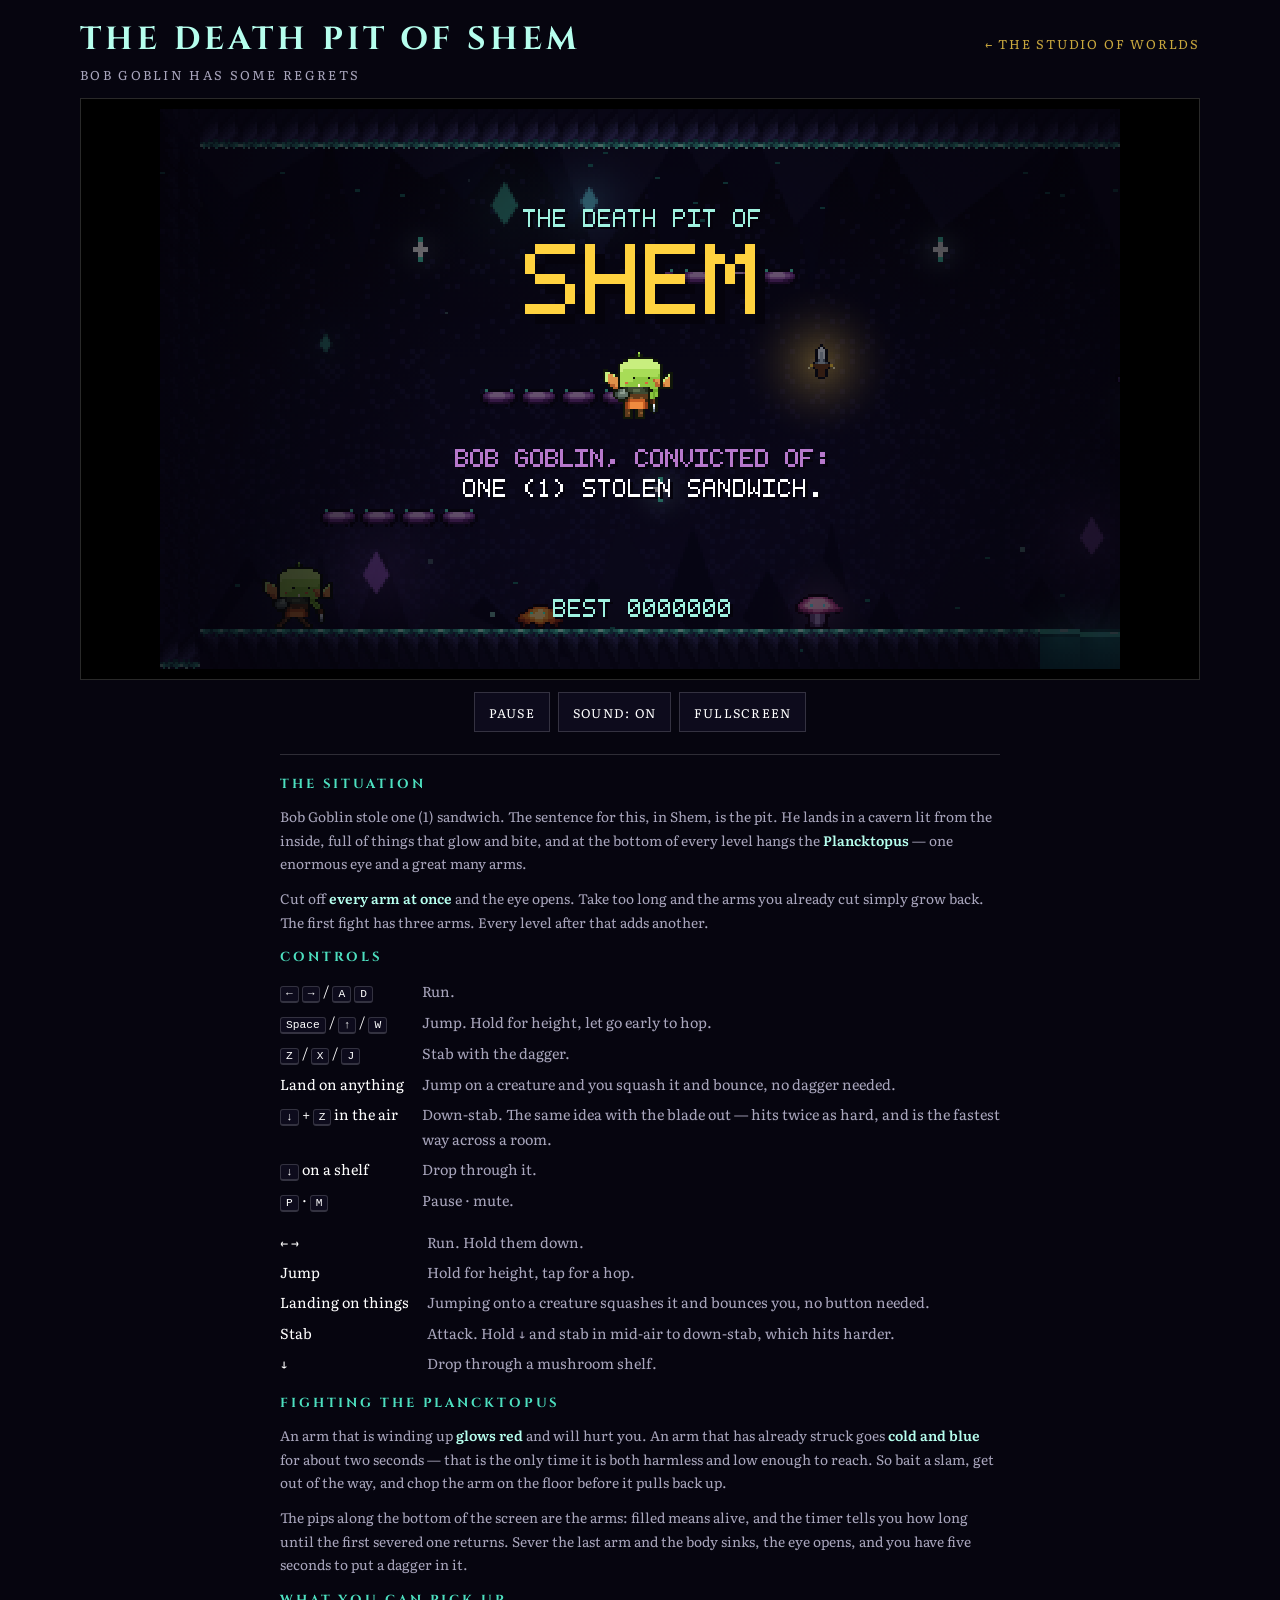
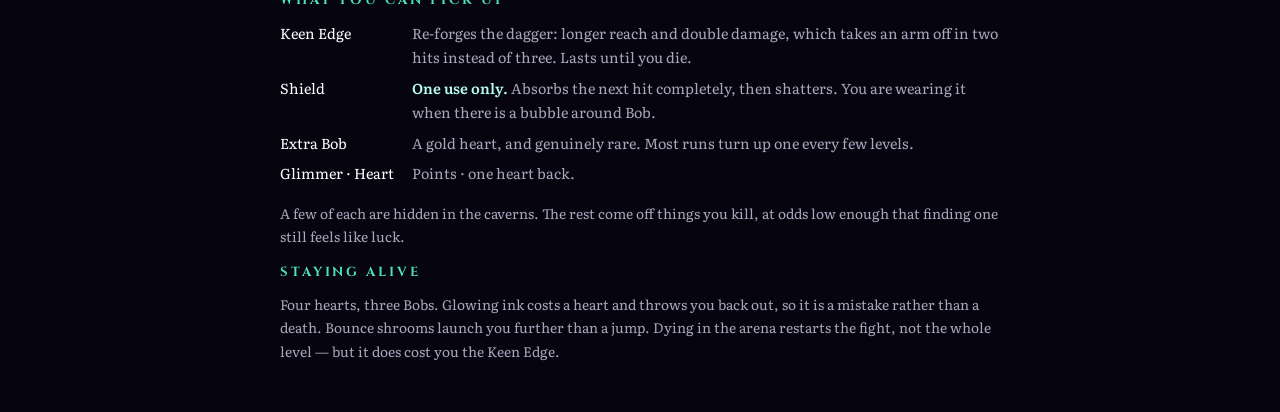
<file: games/deathpit/index.html>
<!DOCTYPE html>
<html lang="en">
<head>
<meta charset="UTF-8" />
<meta name="viewport" content="width=device-width, initial-scale=1.0, viewport-fit=cover" />
<title>The Death Pit of Shem — Bob Goblin vs the Plancktopus | The Studio of Worlds</title>
<meta name="description" content="A free 16-bit browser platformer from The Studio of Worlds. Bob Goblin is thrown into a bioluminescent cavern and must sever every arm of the Plancktopus before the first one grows back." />
<link rel="icon" href="../../assets/images/favicon-32.png" sizes="32x32" type="image/png" />
<link rel="icon" href="../../assets/images/favicon-16.png" sizes="16x16" type="image/png" />
<link rel="apple-touch-icon" href="../../assets/images/favicon-180.png" />
<link rel="canonical" href="https://studioofworlds.com/games/deathpit/" />
<meta property="og:type" content="website" />
<meta property="og:site_name" content="The Studio of Worlds" />
<meta property="og:title" content="The Death Pit of Shem" />
<meta property="og:description" content="A free 16-bit browser platformer. Bob Goblin, one stolen sandwich, and a one-eyed monster with far too many arms." />
<meta property="og:url" content="https://studioofworlds.com/games/deathpit/" />
<meta name="twitter:card" content="summary_large_image" />
<link rel="preconnect" href="https://fonts.googleapis.com" />
<link rel="preconnect" href="https://fonts.gstatic.com" crossorigin />
<link href="https://fonts.googleapis.com/css2?family=Cinzel:wght@500;600;700&family=Literata:opsz,wght@7..72,400;7..72,600&display=swap" rel="stylesheet" />
<link rel="stylesheet" href="game.css" />
</head>
<body>

<div class="wrap">

  <div class="top">
    <div>
      <h1 class="title">The Death Pit of Shem</h1>
      <p class="subtitle">Bob Goblin has some regrets</p>
    </div>
    <a class="back" href="../../">&larr; The Studio of Worlds</a>
  </div>

  <div id="stage">
    <div id="loading">Digging the pit&hellip;</div>
    <canvas id="screen" width="384" height="224" tabindex="0"
            aria-label="The Death Pit of Shem, a platform game. Move with the arrow keys, jump with the space bar, and attack with Z."></canvas>
  </div>

  <div class="bar pad">
    <button type="button" class="hold go" data-hold="left" aria-label="Move left">&larr;</button>
    <button type="button" class="hold go" data-hold="right" aria-label="Move right">&rarr;</button>
    <button type="button" class="hold go" data-hold="down" aria-label="Crouch or drop through a platform">&darr;</button>
    <button type="button" class="hold hit" data-hold="jump" aria-label="Jump">Jump</button>
    <button type="button" class="hold hit" data-hold="attack" aria-label="Attack">Stab</button>
  </div>

  <div class="bar">
    <button type="button" id="btn-pause">Pause</button>
    <button type="button" id="btn-sound" aria-pressed="true">Sound: on</button>
    <button type="button" id="btn-full">Fullscreen</button>
  </div>

  <div class="help">
    <h2>The situation</h2>
    <p class="note">
      Bob Goblin stole one (1) sandwich. The sentence for this, in Shem, is the pit.
      He lands in a cavern lit from the inside, full of things that glow and bite, and at
      the bottom of every level hangs the <strong>Plancktopus</strong> &mdash; one enormous
      eye and a great many arms.
    </p>
    <p class="note">
      Cut off <strong>every arm at once</strong> and the eye opens. Take too long and the
      arms you already cut simply grow back. The first fight has three arms.
      Every level after that adds another.
    </p>

    <h2>Controls</h2>

    <dl class="key-only">
      <dt><kbd>&larr;</kbd> <kbd>&rarr;</kbd> / <kbd>A</kbd> <kbd>D</kbd></dt>
      <dd>Run.</dd>
      <dt><kbd>Space</kbd> / <kbd>&uarr;</kbd> / <kbd>W</kbd></dt>
      <dd>Jump. Hold for height, let go early to hop.</dd>
      <dt><kbd>Z</kbd> / <kbd>X</kbd> / <kbd>J</kbd></dt>
      <dd>Stab with the dagger.</dd>
      <dt>Land on anything</dt>
      <dd>Jump on a creature and you squash it and bounce, no dagger needed.</dd>
      <dt><kbd>&darr;</kbd> + <kbd>Z</kbd> in the air</dt>
      <dd>Down-stab. The same idea with the blade out &mdash; hits twice as hard, and is
          the fastest way across a room.</dd>
      <dt><kbd>&darr;</kbd> on a shelf</dt>
      <dd>Drop through it.</dd>
      <dt><kbd>P</kbd> &middot; <kbd>M</kbd></dt>
      <dd>Pause &middot; mute.</dd>
    </dl>

    <dl class="touch-only">
      <dt>&larr; &rarr;</dt>
      <dd>Run. Hold them down.</dd>
      <dt>Jump</dt>
      <dd>Hold for height, tap for a hop.</dd>
      <dt>Landing on things</dt>
      <dd>Jumping onto a creature squashes it and bounces you, no button needed.</dd>
      <dt>Stab</dt>
      <dd>Attack. Hold &darr; and stab in mid-air to down-stab, which hits harder.</dd>
      <dt>&darr;</dt>
      <dd>Drop through a mushroom shelf.</dd>
    </dl>

    <h2>Fighting the Plancktopus</h2>
    <p class="note">
      An arm that is winding up <strong>glows red</strong> and will hurt you. An arm that
      has already struck goes <strong>cold and blue</strong> for about two seconds &mdash;
      that is the only time it is both harmless and low enough to reach. So bait a slam,
      get out of the way, and chop the arm on the floor before it pulls back up.
    </p>
    <p class="note">
      The pips along the bottom of the screen are the arms: filled means alive, and the
      timer tells you how long until the first severed one returns. Sever the last arm and
      the body sinks, the eye opens, and you have five seconds to put a dagger in it.
    </p>

    <h2>What you can pick up</h2>
    <dl>
      <dt>Keen Edge</dt>
      <dd>Re-forges the dagger: longer reach and double damage, which takes an arm off in
          two hits instead of three. Lasts until you die.</dd>
      <dt>Shield</dt>
      <dd><strong>One use only.</strong> Absorbs the next hit completely, then shatters.
          You are wearing it when there is a bubble around Bob.</dd>
      <dt>Extra Bob</dt>
      <dd>A gold heart, and genuinely rare. Most runs turn up one every few levels.</dd>
      <dt>Glimmer &middot; Heart</dt>
      <dd>Points &middot; one heart back.</dd>
    </dl>
    <p class="note">
      A few of each are hidden in the caverns. The rest come off things you kill, at odds
      low enough that finding one still feels like luck.
    </p>

    <h2>Staying alive</h2>
    <p class="note">
      Four hearts, three Bobs. Glowing ink costs a heart and throws you back out, so it is
      a mistake rather than a death. Bounce shrooms launch you further than a jump.
      Dying in the arena restarts the fight, not the whole level &mdash; but it does cost
      you the Keen Edge.
    </p>
  </div>

</div>

<script src="sprites.js"></script>
<script src="audio.js"></script>
<script src="game.js"></script>
</body>
</html>
</file>
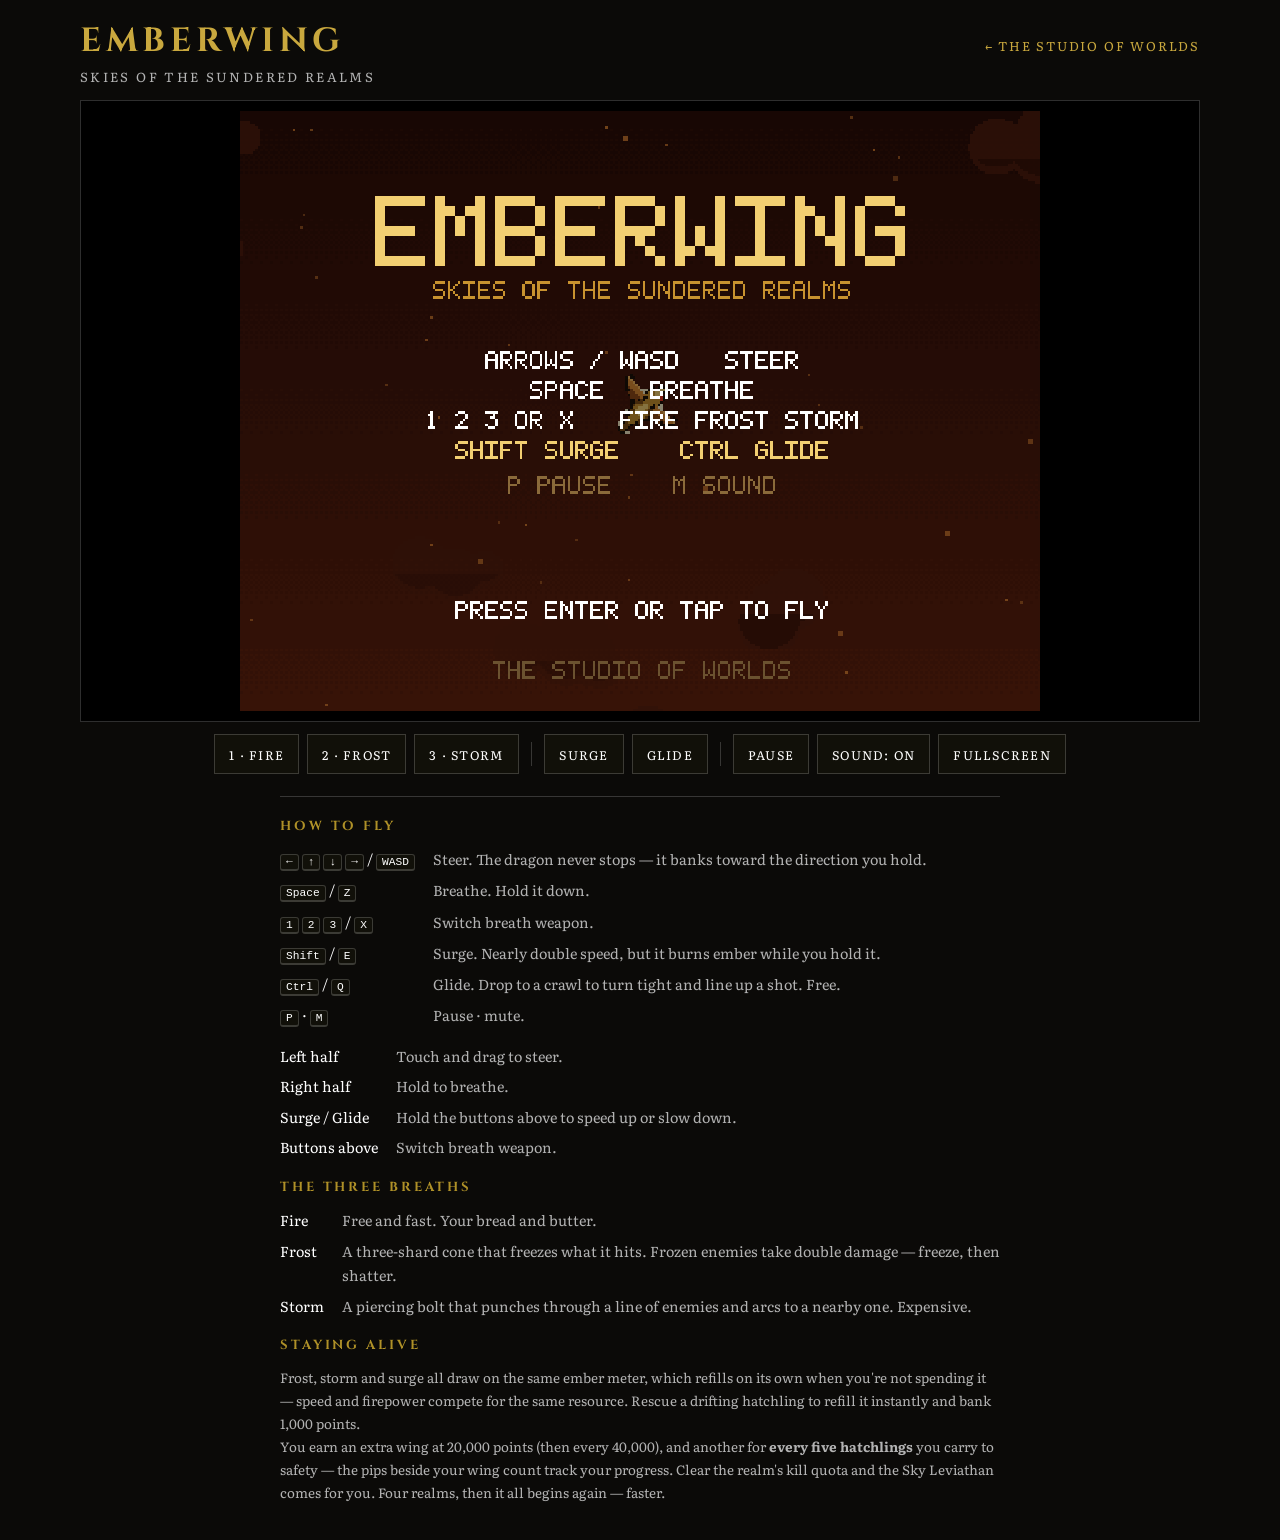
<file: games/emberwing/index.html>
<!DOCTYPE html>
<html lang="en">
<head>
<meta charset="UTF-8" />
<meta name="viewport" content="width=device-width, initial-scale=1.0, viewport-fit=cover" />
<title>Emberwing — Skies of the Sundered Realms | The Studio of Worlds</title>
<meta name="description" content="Emberwing is a free browser arcade shooter from The Studio of Worlds. Fly a dragon through four realms with fire, frost and storm breath." />
<link rel="icon" href="../../assets/images/favicon-32.png" sizes="32x32" type="image/png" />
<link rel="icon" href="../../assets/images/favicon-16.png" sizes="16x16" type="image/png" />
<link rel="apple-touch-icon" href="../../assets/images/favicon-180.png" />
<link rel="canonical" href="https://studioofworlds.com/games/emberwing/" />
<meta property="og:type" content="website" />
<meta property="og:site_name" content="The Studio of Worlds" />
<meta property="og:title" content="Emberwing — Skies of the Sundered Realms" />
<meta property="og:description" content="A free browser arcade shooter. Fly a dragon through four realms with fire, frost and storm breath." />
<meta property="og:url" content="https://studioofworlds.com/games/emberwing/" />
<meta name="twitter:card" content="summary_large_image" />
<link rel="preconnect" href="https://fonts.googleapis.com" />
<link rel="preconnect" href="https://fonts.gstatic.com" crossorigin />
<link href="https://fonts.googleapis.com/css2?family=Cinzel:wght@500;600;700&family=Literata:opsz,wght@7..72,400;7..72,600&display=swap" rel="stylesheet" />
<link rel="stylesheet" href="game.css" />
</head>
<body>

<div class="wrap">

  <div class="top">
    <div>
      <h1 class="title">Emberwing</h1>
      <p class="subtitle">Skies of the Sundered Realms</p>
    </div>
    <a class="back" href="../../">&larr; The Studio of Worlds</a>
  </div>

  <div id="stage">
    <div id="loading">Waking the wyrm&hellip;</div>
    <canvas id="screen" width="320" height="240" tabindex="0"
            aria-label="Emberwing arcade game. Steer with the arrow keys, breathe fire with the space bar."></canvas>
  </div>

  <div class="bar">
    <button type="button" class="weapon-fire" data-weapon="0" aria-pressed="true">1 &middot; Fire</button>
    <button type="button" class="weapon-frost" data-weapon="1" aria-pressed="false">2 &middot; Frost</button>
    <button type="button" class="weapon-storm" data-weapon="2" aria-pressed="false">3 &middot; Storm</button>
    <span class="sep" aria-hidden="true"></span>
    <button type="button" class="hold" data-hold="surge">Surge</button>
    <button type="button" class="hold" data-hold="glide">Glide</button>
    <span class="sep" aria-hidden="true"></span>
    <button type="button" id="btn-pause">Pause</button>
    <button type="button" id="btn-sound" aria-pressed="true">Sound: on</button>
    <button type="button" id="btn-full">Fullscreen</button>
  </div>

  <div class="help">
    <h2>How to fly</h2>

    <dl class="key-only">
      <dt><kbd>&larr;</kbd> <kbd>&uarr;</kbd> <kbd>&darr;</kbd> <kbd>&rarr;</kbd> / <kbd>WASD</kbd></dt>
      <dd>Steer. The dragon never stops — it banks toward the direction you hold.</dd>
      <dt><kbd>Space</kbd> / <kbd>Z</kbd></dt>
      <dd>Breathe. Hold it down.</dd>
      <dt><kbd>1</kbd> <kbd>2</kbd> <kbd>3</kbd> / <kbd>X</kbd></dt>
      <dd>Switch breath weapon.</dd>
      <dt><kbd>Shift</kbd> / <kbd>E</kbd></dt>
      <dd>Surge. Nearly double speed, but it burns ember while you hold it.</dd>
      <dt><kbd>Ctrl</kbd> / <kbd>Q</kbd></dt>
      <dd>Glide. Drop to a crawl to turn tight and line up a shot. Free.</dd>
      <dt><kbd>P</kbd> &middot; <kbd>M</kbd></dt>
      <dd>Pause &middot; mute.</dd>
    </dl>

    <dl class="touch-only">
      <dt>Left half</dt>
      <dd>Touch and drag to steer.</dd>
      <dt>Right half</dt>
      <dd>Hold to breathe.</dd>
      <dt>Surge / Glide</dt>
      <dd>Hold the buttons above to speed up or slow down.</dd>
      <dt>Buttons above</dt>
      <dd>Switch breath weapon.</dd>
    </dl>

    <h2>The three breaths</h2>
    <dl>
      <dt>Fire</dt>
      <dd>Free and fast. Your bread and butter.</dd>
      <dt>Frost</dt>
      <dd>A three-shard cone that freezes what it hits. Frozen enemies take double damage — freeze, then shatter.</dd>
      <dt>Storm</dt>
      <dd>A piercing bolt that punches through a line of enemies and arcs to a nearby one. Expensive.</dd>
    </dl>

    <h2>Staying alive</h2>
    <p class="note">
      Frost, storm and surge all draw on the same ember meter, which refills on its own when
      you're not spending it &mdash; speed and firepower compete for the same resource.
      Rescue a drifting hatchling to refill it instantly and bank 1,000 points.
    </p>
    <p class="note">
      You earn an extra wing at 20,000 points (then every 40,000), and another for
      <strong>every five hatchlings</strong> you carry to safety &mdash; the pips beside your
      wing count track your progress. Clear the realm's kill quota and the Sky Leviathan comes
      for you. Four realms, then it all begins again &mdash; faster.
    </p>
  </div>

</div>

<script src="sprites.js"></script>
<script src="audio.js"></script>
<script src="game.js"></script>
</body>
</html>
</file>
<file: games/deathpit/game.css>
:root {
  --bg: #06050f;
  --bg-alt: #0d0b1c;
  --ink: #ffffff;
  --ink-dim: #a9a6bd;
  --gold: #af9128;
  --gold-bright: #c9a83e;
  --glow: #4de0c0;
  --glow-bright: #b6ffee;
  --violet: #b678cb;
  --line: color-mix(in srgb, var(--ink) 16%, transparent);
  --serif: 'Cinzel', serif;
  --sans: 'Literata', Georgia, 'Times New Roman', serif;
}

* { box-sizing: border-box; }

html, body {
  margin: 0;
  background: var(--bg);
  color: var(--ink);
  font-family: var(--sans);
  -webkit-font-smoothing: antialiased;
  overscroll-behavior: none;
}

a { color: var(--gold-bright); text-decoration: none; }
a:hover { text-decoration: underline; }

.wrap {
  max-width: 1160px;
  margin: 0 auto;
  padding: 18px 20px 40px;
}

/* ---------- header ---------- */
.top {
  display: flex;
  align-items: baseline;
  justify-content: space-between;
  gap: 16px;
  flex-wrap: wrap;
  margin-bottom: 14px;
}

.title {
  font-family: var(--serif);
  font-weight: 700;
  font-size: clamp(1.3rem, 3.2vw, 2rem);
  letter-spacing: 0.13em;
  margin: 0;
  color: var(--glow-bright);
  text-transform: uppercase;
}

.subtitle {
  font-size: 0.8rem;
  letter-spacing: 0.18em;
  text-transform: uppercase;
  color: var(--ink-dim);
  margin: 4px 0 0;
}

.back {
  font-size: 0.8rem;
  letter-spacing: 0.14em;
  text-transform: uppercase;
  white-space: nowrap;
}

/* ---------- stage ---------- */
#stage {
  position: relative;
  display: flex;
  align-items: center;
  justify-content: center;
  background: #000;
  border: 1px solid var(--line);
  padding: 10px;
  min-height: 200px;
}

#stage:fullscreen { padding: 0; border: 0; }

#screen {
  display: block;
  image-rendering: pixelated;
  image-rendering: crisp-edges;
  background: #000;
  touch-action: none;
  outline: none;
  cursor: crosshair;
}

#screen:focus-visible { outline: 2px solid var(--glow); outline-offset: 3px; }

#loading {
  position: absolute;
  inset: 0;
  display: grid;
  place-items: center;
  font-family: var(--serif);
  letter-spacing: 0.3em;
  text-transform: uppercase;
  font-size: 0.8rem;
  color: var(--glow);
}

/* ---------- control bar ---------- */
.bar {
  display: flex;
  flex-wrap: wrap;
  gap: 8px;
  align-items: center;
  justify-content: center;
  margin-top: 12px;
}

.bar button {
  font-family: var(--sans);
  font-size: 0.78rem;
  letter-spacing: 0.1em;
  text-transform: uppercase;
  color: var(--ink);
  background: var(--bg-alt);
  border: 1px solid var(--line);
  padding: 9px 14px;
  cursor: pointer;
  transition: border-color 0.15s ease, color 0.15s ease, background 0.15s ease;
  touch-action: manipulation;
  min-height: 40px;
}

.bar button:hover { border-color: var(--glow); color: var(--glow-bright); }

.bar button.is-active {
  border-color: var(--glow-bright);
  background: var(--glow-bright);
  color: #05100d;
  font-weight: 600;
}

.bar .sep {
  width: 1px;
  height: 24px;
  background: var(--line);
  margin: 0 4px;
}

/* Hold-to-act buttons must never linger in a pressed look after release. */
.bar button.hold { user-select: none; -webkit-user-select: none; }

/* The touch pad is the only way to play on a phone, so it is sized for
   thumbs and only appears where there is no keyboard to use instead. */
.pad { display: none; }

.pad button {
  font-size: 1rem;
  min-width: 60px;
  min-height: 52px;
  padding: 10px 16px;
}

.pad .go { border-color: color-mix(in srgb, var(--glow) 55%, transparent); }
.pad .go.is-active { background: var(--glow); border-color: var(--glow); }
.pad .hit { border-color: color-mix(in srgb, var(--violet) 60%, transparent); }
.pad .hit.is-active { background: var(--violet); border-color: var(--violet); }

/* ---------- help ---------- */
.help {
  margin: 22px auto 0;
  max-width: 720px;
  border-top: 1px solid var(--line);
  padding-top: 18px;
  color: var(--ink-dim);
  font-size: 0.9rem;
  line-height: 1.7;
}

.help h2 {
  font-family: var(--serif);
  font-size: 0.82rem;
  letter-spacing: 0.22em;
  text-transform: uppercase;
  color: var(--glow);
  margin: 0 0 10px;
}

.help h2 + p { margin-top: 0; }

.help dl {
  display: grid;
  grid-template-columns: max-content 1fr;
  gap: 6px 18px;
  margin: 0 0 16px;
}

.help dt {
  color: var(--ink);
  font-variant-numeric: tabular-nums;
  white-space: nowrap;
}

.help dd { margin: 0; }

.help .note { margin: 0 0 12px; font-size: 0.86rem; }

.help strong { color: var(--glow-bright); font-weight: 600; }

kbd {
  font-family: ui-monospace, SFMono-Regular, Menlo, monospace;
  font-size: 0.78em;
  border: 1px solid var(--line);
  border-bottom-width: 2px;
  border-radius: 3px;
  padding: 1px 5px;
  background: var(--bg-alt);
  color: var(--ink);
}

@media (max-width: 560px) {
  .wrap { padding: 14px 12px 32px; }
  #stage { padding: 6px; }
  /* The divider only makes sense while the row is unwrapped. */
  .bar .sep { display: none; }
  .bar { gap: 6px; }
  .bar button { padding: 9px 10px; font-size: 0.72rem; letter-spacing: 0.06em; }
  .help dl { grid-template-columns: 1fr; gap: 2px 0; }
  .help dt { margin-top: 8px; }
}

/* On touch devices the pad matters and the key list does not. */
.touch-only { display: none; }

@media (hover: none) and (pointer: coarse) {
  .touch-only { display: block; }
  .key-only { display: none; }
  .pad { display: flex; }
}

@media (prefers-reduced-motion: reduce) {
  * { scroll-behavior: auto; }
}
</file>
<file: games/emberwing/game.css>
:root {
  --bg: #0b0a08;
  --bg-alt: #111009;
  --ink: #ffffff;
  --ink-dim: #b3b3b3;
  --gold: #af9128;
  --gold-bright: #c9a83e;
  --line: color-mix(in srgb, var(--ink) 18%, transparent);
  --serif: 'Cinzel', serif;
  --sans: 'Literata', Georgia, 'Times New Roman', serif;
}

* { box-sizing: border-box; }

html, body {
  margin: 0;
  background: var(--bg);
  color: var(--ink);
  font-family: var(--sans);
  -webkit-font-smoothing: antialiased;
  overscroll-behavior: none;
}

a { color: var(--gold-bright); text-decoration: none; }
a:hover { text-decoration: underline; }

.wrap {
  max-width: 1160px;
  margin: 0 auto;
  padding: 18px 20px 40px;
}

/* ---------- header ---------- */
.top {
  display: flex;
  align-items: baseline;
  justify-content: space-between;
  gap: 16px;
  flex-wrap: wrap;
  margin-bottom: 14px;
}

.title {
  font-family: var(--serif);
  font-weight: 700;
  font-size: clamp(1.4rem, 3.4vw, 2.1rem);
  letter-spacing: 0.14em;
  margin: 0;
  color: var(--gold-bright);
  text-transform: uppercase;
}

.subtitle {
  font-size: 0.82rem;
  letter-spacing: 0.18em;
  text-transform: uppercase;
  color: var(--ink-dim);
  margin: 4px 0 0;
}

.back {
  font-size: 0.8rem;
  letter-spacing: 0.14em;
  text-transform: uppercase;
  white-space: nowrap;
}

/* ---------- stage ---------- */
#stage {
  position: relative;
  display: flex;
  align-items: center;
  justify-content: center;
  background: #000;
  border: 1px solid var(--line);
  padding: 10px;
  min-height: 200px;
}

#stage:fullscreen { padding: 0; border: 0; }

#screen {
  display: block;
  image-rendering: pixelated;
  image-rendering: crisp-edges;
  background: #000;
  touch-action: none;
  outline: none;
  cursor: crosshair;
}

#screen:focus-visible { outline: 2px solid var(--gold-bright); outline-offset: 3px; }

#loading {
  position: absolute;
  inset: 0;
  display: grid;
  place-items: center;
  font-family: var(--serif);
  letter-spacing: 0.3em;
  text-transform: uppercase;
  font-size: 0.8rem;
  color: var(--gold);
}

/* ---------- control bar ---------- */
.bar {
  display: flex;
  flex-wrap: wrap;
  gap: 8px;
  align-items: center;
  justify-content: center;
  margin-top: 12px;
}

.bar button {
  font-family: var(--sans);
  font-size: 0.78rem;
  letter-spacing: 0.1em;
  text-transform: uppercase;
  color: var(--ink);
  background: var(--bg-alt);
  border: 1px solid var(--line);
  padding: 9px 14px;
  cursor: pointer;
  transition: border-color 0.15s ease, color 0.15s ease, background 0.15s ease;
  touch-action: manipulation;
  min-height: 40px;
}

.bar button:hover { border-color: var(--gold); color: var(--gold-bright); }

.bar button.is-active {
  border-color: var(--gold-bright);
  color: #120e05;
  background: var(--gold-bright);
  font-weight: 600;
}

.bar .sep {
  width: 1px;
  height: 24px;
  background: var(--line);
  margin: 0 4px;
}

/* Hold-to-act buttons must never linger in a "pressed" look after release. */
.bar button.hold { user-select: none; -webkit-user-select: none; }
.bar button.hold.is-active { background: var(--gold-bright); border-color: var(--gold-bright); color: #120e05; }

.weapon-fire.is-active { background: #e08a2a; border-color: #e08a2a; }
.weapon-frost.is-active { background: #8ed3f2; border-color: #8ed3f2; }
.weapon-storm.is-active { background: #b48ae8; border-color: #b48ae8; }

/* ---------- help ---------- */
.help {
  margin: 22px auto 0;
  max-width: 720px;
  border-top: 1px solid var(--line);
  padding-top: 18px;
  color: var(--ink-dim);
  font-size: 0.9rem;
  line-height: 1.7;
}

.help h2 {
  font-family: var(--serif);
  font-size: 0.82rem;
  letter-spacing: 0.22em;
  text-transform: uppercase;
  color: var(--gold);
  margin: 0 0 10px;
}

.help dl {
  display: grid;
  grid-template-columns: max-content 1fr;
  gap: 6px 18px;
  margin: 0 0 16px;
}

.help dt {
  color: var(--ink);
  font-variant-numeric: tabular-nums;
  white-space: nowrap;
}

.help dd { margin: 0; }

.help .note { margin: 0; font-size: 0.84rem; }

kbd {
  font-family: ui-monospace, SFMono-Regular, Menlo, monospace;
  font-size: 0.78em;
  border: 1px solid var(--line);
  border-bottom-width: 2px;
  border-radius: 3px;
  padding: 1px 5px;
  background: var(--bg-alt);
  color: var(--ink);
}

@media (max-width: 560px) {
  .wrap { padding: 14px 12px 32px; }
  #stage { padding: 6px; }
  /* The divider only makes sense while the row is unwrapped. */
  .bar .sep { display: none; }
  .bar { gap: 6px; }
  .bar button { padding: 9px 10px; font-size: 0.72rem; letter-spacing: 0.06em; }
  .help dl { grid-template-columns: 1fr; gap: 2px 0; }
  .help dt { margin-top: 8px; }
}

/* On touch devices the on-screen hints matter more than the key list. */
.touch-only { display: none; }

@media (hover: none) and (pointer: coarse) {
  .touch-only { display: block; }
  .key-only { display: none; }
}

@media (prefers-reduced-motion: reduce) {
  * { scroll-behavior: auto; }
}
</file>
